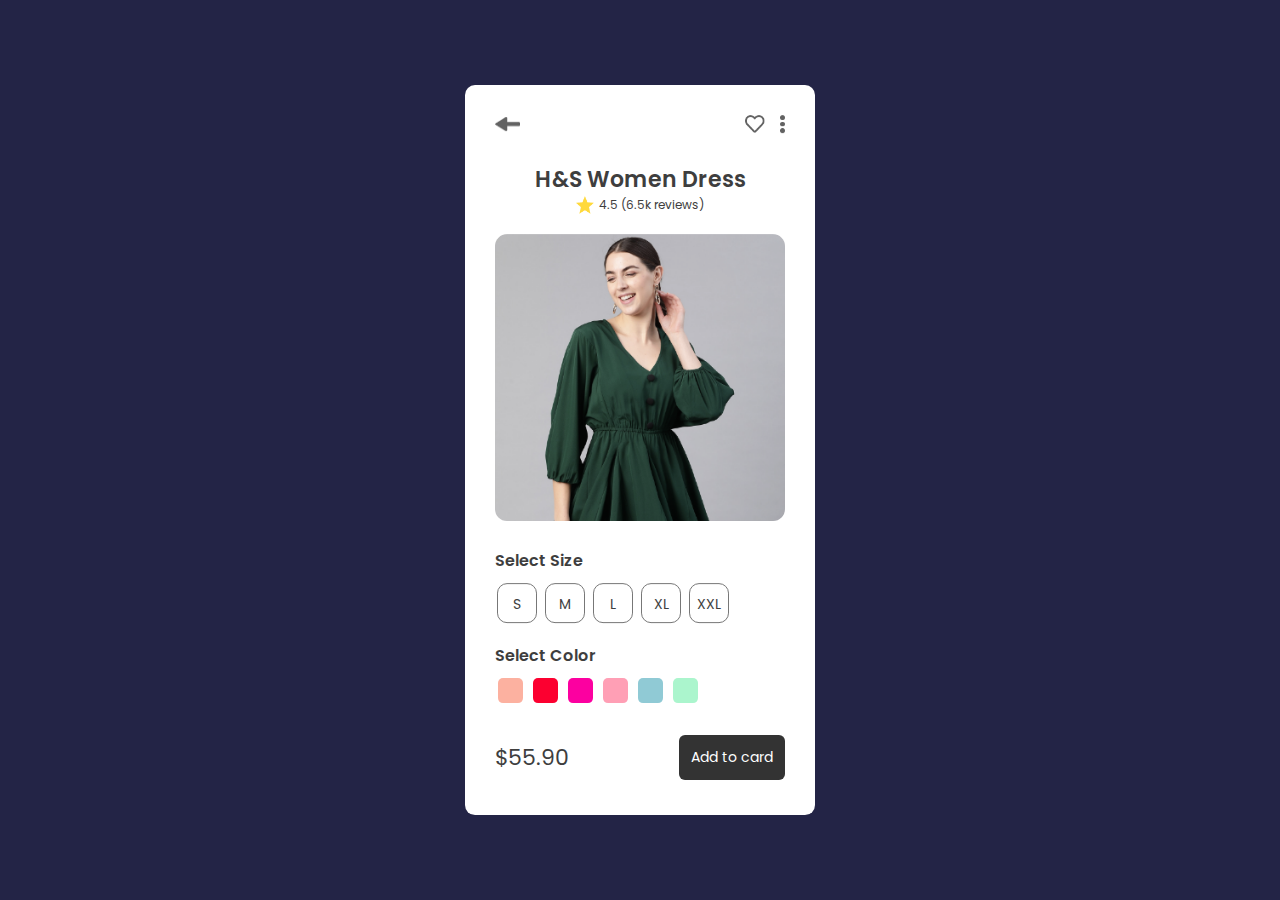
<file: 01-product-screen/index.html>
<!DOCTYPE html>
<html lang="en">

<head>
    <meta charset="UTF-8">
    <meta http-equiv="X-UA-Compatible" content="IE=edge">
    <meta name="viewport" content="width=device-width, initial-scale=1.0">
    <link rel="stylesheet" href="style.css">
    <title>Product Page</title>
</head>

<body>
    <div class="container">
        <div class="top-bar">
            <img src="images/back.png" alt="" srcset="" class="arrow-img">
            <div>
                <img src="images/heart.png" alt="" srcset="" class="heart-img">
                <img src="images/dot.png" alt="" srcset="" class="dot-img">
            </div>
        </div>
        <h1>H&amp;S Women Dress</h1>
        <div class="review">
            <img src="images/star.png" alt="" srcset="">
            <p>4.5 (6.5k reviews)</p>
        </div>
        <img src="images/image.png" alt="" srcset="" class="product-img">
        <h3>Select Size</h3>
        <div class="select-size">
            <span>S</span>
            <span>M</span>
            <span>L</span>
            <span>XL</span>
            <span>XXL</span>
        </div>
        <h3>Select Color</h3>
        <div class="select-color">
            <span class="color1"></span>
            <span class="color2"></span>
            <span class="color3"></span>
            <span class="color4"></span>
            <span class="color5"></span>
            <span class="color6"></span>
        </div>

        <div class="price">
            <p>$55.90</p>
            <a href="#">Add to card</a>
        </div>
    </div>
</body>

</html>
</file>
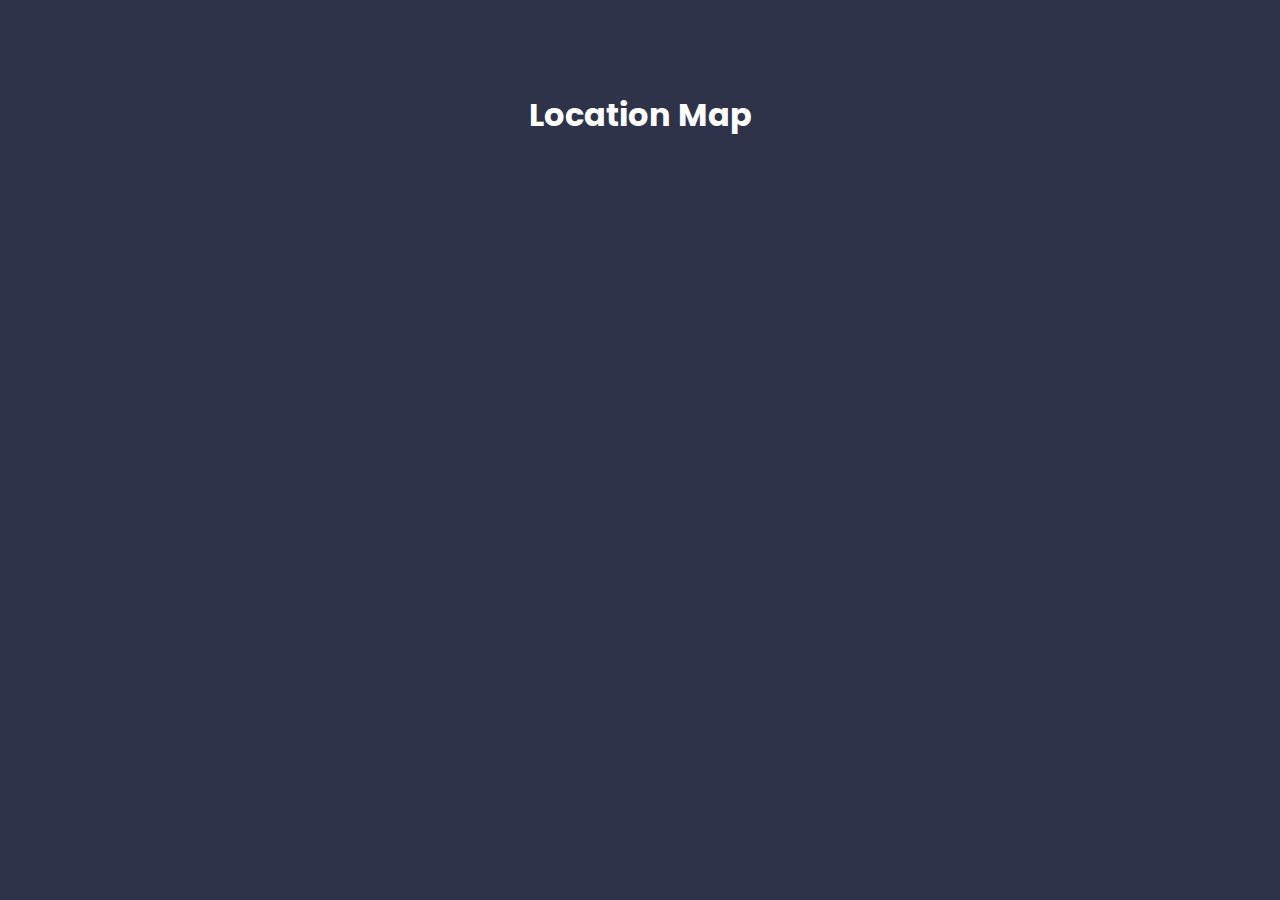
<file: 03-embeding-google-map/index.html>
<!DOCTYPE html>
<html lang="en">
<head>
    <meta charset="UTF-8">
    <meta http-equiv="X-UA-Compatible" content="IE=edge">
    <meta name="viewport" content="width=device-width, initial-scale=1.0">
    <title>Google Map View</title>
    <link rel="stylesheet" href="style.css">
</head>
<body>
    <div class="container">
        <h1>Location Map</h1>
        <iframe src="https://www.google.com/maps/embed?pb=!1m18!1m12!1m3!1d251482.44858510254!2d76.16084890525318!3d9.982680911036088!2m3!1f0!2f0!3f0!3m2!1i1024!2i768!4f13.1!3m3!1m2!1s0x3b080d514abec6bf%3A0xbd582caa5844192!2sKochi%2C%20Kerala!5e0!3m2!1sen!2sin!4v1653059554776!5m2!1sen!2sin"  style="border:0;" allowfullscreen="" loading="lazy" referrerpolicy="no-referrer-when-downgrade"></iframe>
    </div>
</body>
</html>
</file>
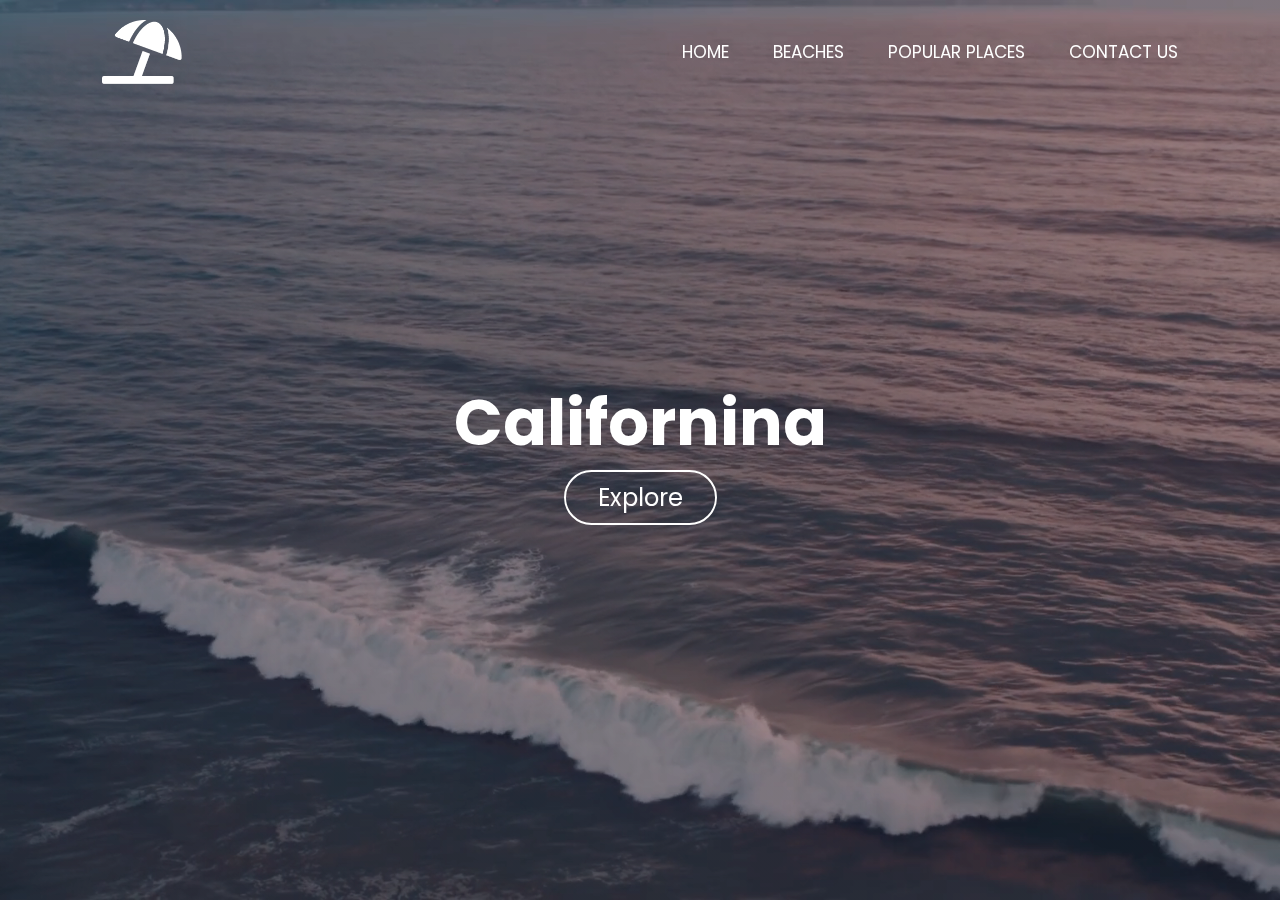
<file: 04-video-background/index.html>
<!DOCTYPE html>
<html lang="en">
<head>
    <meta charset="UTF-8">
    <meta http-equiv="X-UA-Compatible" content="IE=edge">
    <meta name="viewport" content="width=device-width, initial-scale=1.0">
    <title>Video Background</title>
    <link rel="stylesheet" href="style.css">
</head>

<!-- Video by Taryn Elliott from Pexels -->

<body>
    <div class="hero">
        <video class="back-video" autoplay loop muted plays-inline>
            <source src="assets/video.mp4">
        </video>
        <nav>
            
            <img src="assets/logo.png" class="logo">
            <ul>
                <li><a href="#">HOME</a></li>
                <li><a href="#">BEACHES</a></li>
                <li><a href="#">POPULAR PLACES</a></li>
                <li><a href="#">CONTACT US</a></li>
            </ul>
        </nav>
        <div class="content">
            <h1>Californina</h1>
            <a href="#">Explore</a>
        </div>
    </div>
</body>
</html>
</file>
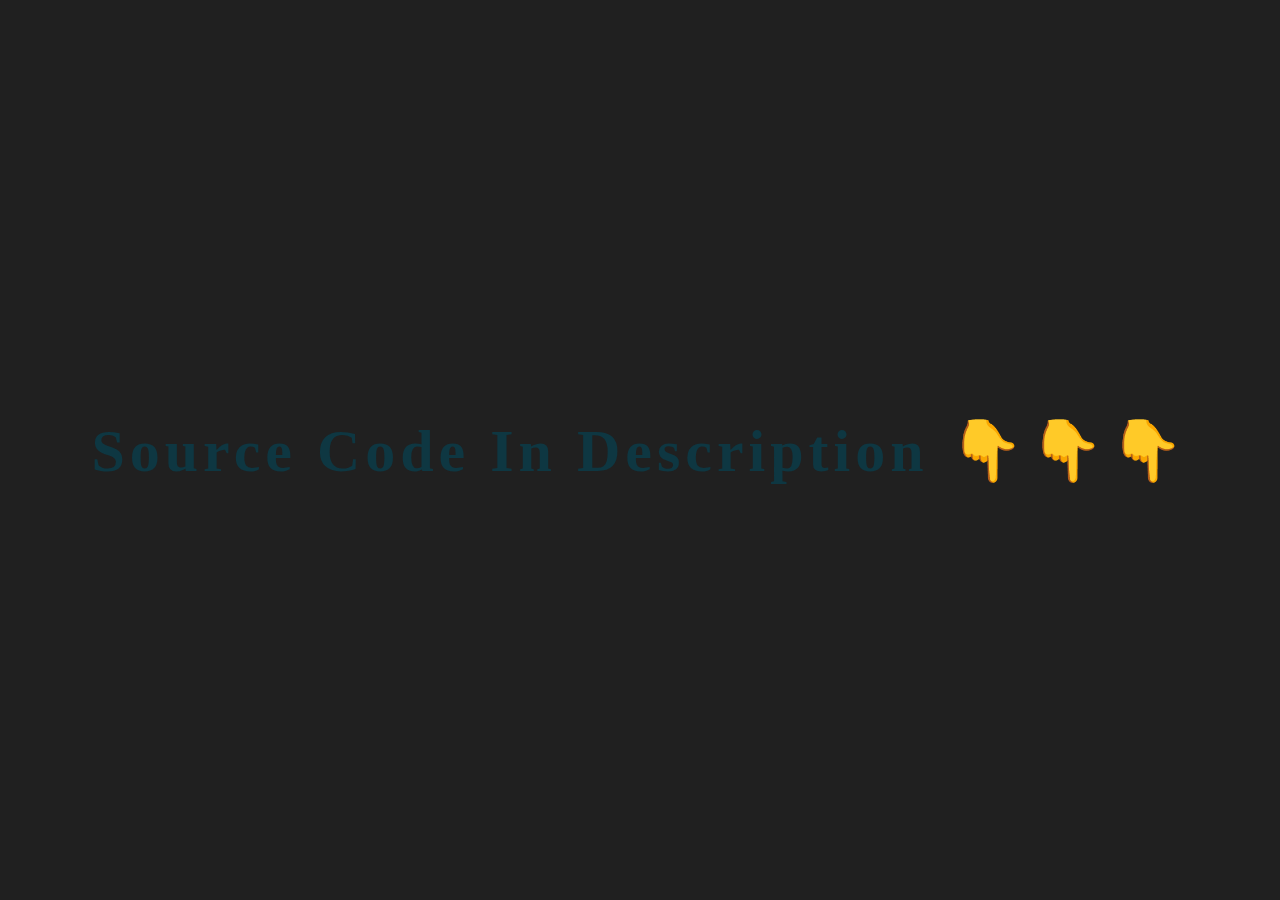
<file: 09-neon-text/index.html>
<!DOCTYPE html>
<html lang="en">
  <head>
    <meta charset="UTF-8" />
    <meta http-equiv="X-UA-Compatible" content="IE=edge" />
    <meta name="viewport" content="width=device-width, initial-scale=1.0" />
    <title>Happy Newyear neon text</title>
    <style>
      * {
        margin: 0;
        padding: 0;
        box-sizing: border-box;
        
      }
      body {
        display: flex;
        align-items: center;

        min-height: 100vh;
        background: #202020;
      }
      h1 {
        position: relative;
        font-size: 60px;
        letter-spacing: 5px;
        color: #0e3742;
        /*text-transform: uppercase;*/
        width: 100%;
        text-align: center;

        outline: none;
        animation: animate 0.5s linear infinite;
      }
      @keyframes animate {
        0% {
          color: #0e3742;
          box-shadow: none;
        }
        10%,
        100% {
          color: #fff;
          text-shadow: 0 0 10px #03bcf4, 0 0 20px #03bcf4, 0 0 40px #03bcf4,
            0 0 80px #03bcf4, 0 0 100px #03bcf4;
        }
      }
    </style>
  </head>
  <body>
    <h1>Source Code In Description 👇👇👇</h1>
    

  </body>
</html>
</file>
<file: 01-product-screen/style.css>
@import url('https://fonts.googleapis.com/css2?family=Poppins:wght@400;700&display=swap');

* {
    font-family: 'Poppins', sans-serif;
    margin: 0%;
    padding: 0%;
    box-sizing: border-box;
}

body {
    background: #232446;
}

.container {
    width: 350px;
    position: absolute;
    top: 50%;
    left: 50%;
    transform: translate(-50%, -50%);
    background: #fff;
    border-radius: 10px;
    color: #3e3e3e;
    padding: 30px;
}
.top-bar{
    display: flex;
    align-items: center;
    justify-content: space-between;
    margin-bottom: 30px;
}

.top-bar div{
    display: flex;
    align-items: center;
}

.arrow-img{
    width: 25px;
}
.heart-img{
    width: 20px;
}
.dot-img{
    width: 5px;
    margin-left: 15px;
}
.container h1{
    text-align: center;
    font-size: 22px;
    font-weight: 600;
}
.review{
    display: flex;
    align-items: center;
    justify-content: center;
    font-size: 12px;
}
.review img{
    width: 18px;
    margin-right: 5px;
}
.product-img{
    width: 100%;
    margin: 20px 0 10px;
    border-radius:12px ;
}
.container h3{
    font-size: 16px;
    font-weight: 600;
    margin-top: 10px;
}

.select-size span{
    display: inline-block;
    text-align: center;
    width: 40px;
    height: 40px;
    line-height: 40px;
    font-size: 14px;
    border: 1px solid #777;
    border-radius: 10px;
    margin: 10px 2px;
}
.select-size span:hover{
    cursor: pointer;
    background: #ff6c78;
    color: #fff;
    box-shadow: 0 5px 10px rgba(0,0,0,0.3);
    border: 1px solid #ff6c78;
}

.select-color span{
    display: inline-block;
    margin: 10px 3px;
    width: 25px;
    height: 25px;
    border-radius: 5px;
    cursor: pointer;
}

.color1{
    background: #fcb1a0;
}
.color2{
    background: #fc0030;
}
.color3{
    background: #fc00a0;
}
.color4{
    background: #ff9fb5;
}
.color5{
    background: #90cad5;
}
.color6{
    background: #abf5cd;
}

.price{
    display: flex;
    align-items: center;
    justify-content: space-between;
    margin: 15px 0 5px;
}

.price p{
    font-size: 22px;
    font-weight: 500px;
}
.price a{
    text-decoration: none;
    background: #333;
    color:#fff;
    font-size: 14px;
    padding: 12px;
    border-radius: 6px;

}
</file>
<file: 03-embeding-google-map/style.css>
@import url('https://fonts.googleapis.com/css2?family=Poppins:wght@400;700&display=swap');

* {
    margin: 0;
    padding: 0;
    box-sizing: border-box;
    font-family: 'Poppins', sans-serif;
}
body{
    background-color: rgb(47, 51, 74);
}
.container{
    width: 100%;
    height: 100vh;
    display: flex;
    flex-direction: column;
    align-items: center;
    justify-content: center;
}
h1{
    text-align: center;
    margin-bottom: 30px;
    color: white;
}
iframe{
    width: 80vw;
    height: 50vw;
    filter:saturate(2);
    border-radius: 10px;
}
</file>
<file: 04-video-background/style.css>
@import url('https://fonts.googleapis.com/css2?family=Poppins:wght@400;700&display=swap');

* {
    margin: 0;
    padding: 0;
    box-sizing: border-box;
    font-family: 'Poppins', sans-serif;
}
.hero{
    width: 100%;
    height: 100vh;
    background-image: linear-gradient(rgba(12,3,51,0.3),rgba(12,3,51,0.3));
    position: relative;
    padding: 0 5%;
    display: flex;
    align-items: center;
    justify-content: center;
}
nav{
    width: 100%;
    position: absolute;
    top: 0%;
    left: 0%;
    padding: 20px 8%;
    display: flex;
    align-items: center;
    justify-content: space-between;
}
nav .logo{
    width: 80px;
}
nav ul li{
    list-style: none;
    display: inline-block;
    margin-left: 40px;
}
nav ul li a{
    text-decoration: none;
    color: #fff;
    font-size: 17px;
}
.content{
    text-align: center;
}
.content h1{
    font-size: 4rem;
    color: #fff;
    font-weight: 700;
    transition: .5s;
}
.content h1:hover{
   color: transparent;
   -webkit-text-stroke: 1px white;

}
.content a{
    text-decoration: none;
    display: inline-block;
    color: white;
    font-size: 24px;
    border: 2px solid white;
    border-radius: 2rem;
    padding: .5rem 2rem;
}
.back-video{
    position: absolute;
    right: 0%;
    bottom: 0%;
    z-index: -1;   
}

@media (min-aspect-ratio: 16/9) {
    .back-video{
        width: 100%;
        height: auto;
    }
}
@media (max-aspect-ratio: 16/9) {
    .back-video{
        width: auto;
        height: 100%;
    }
}
</file>
